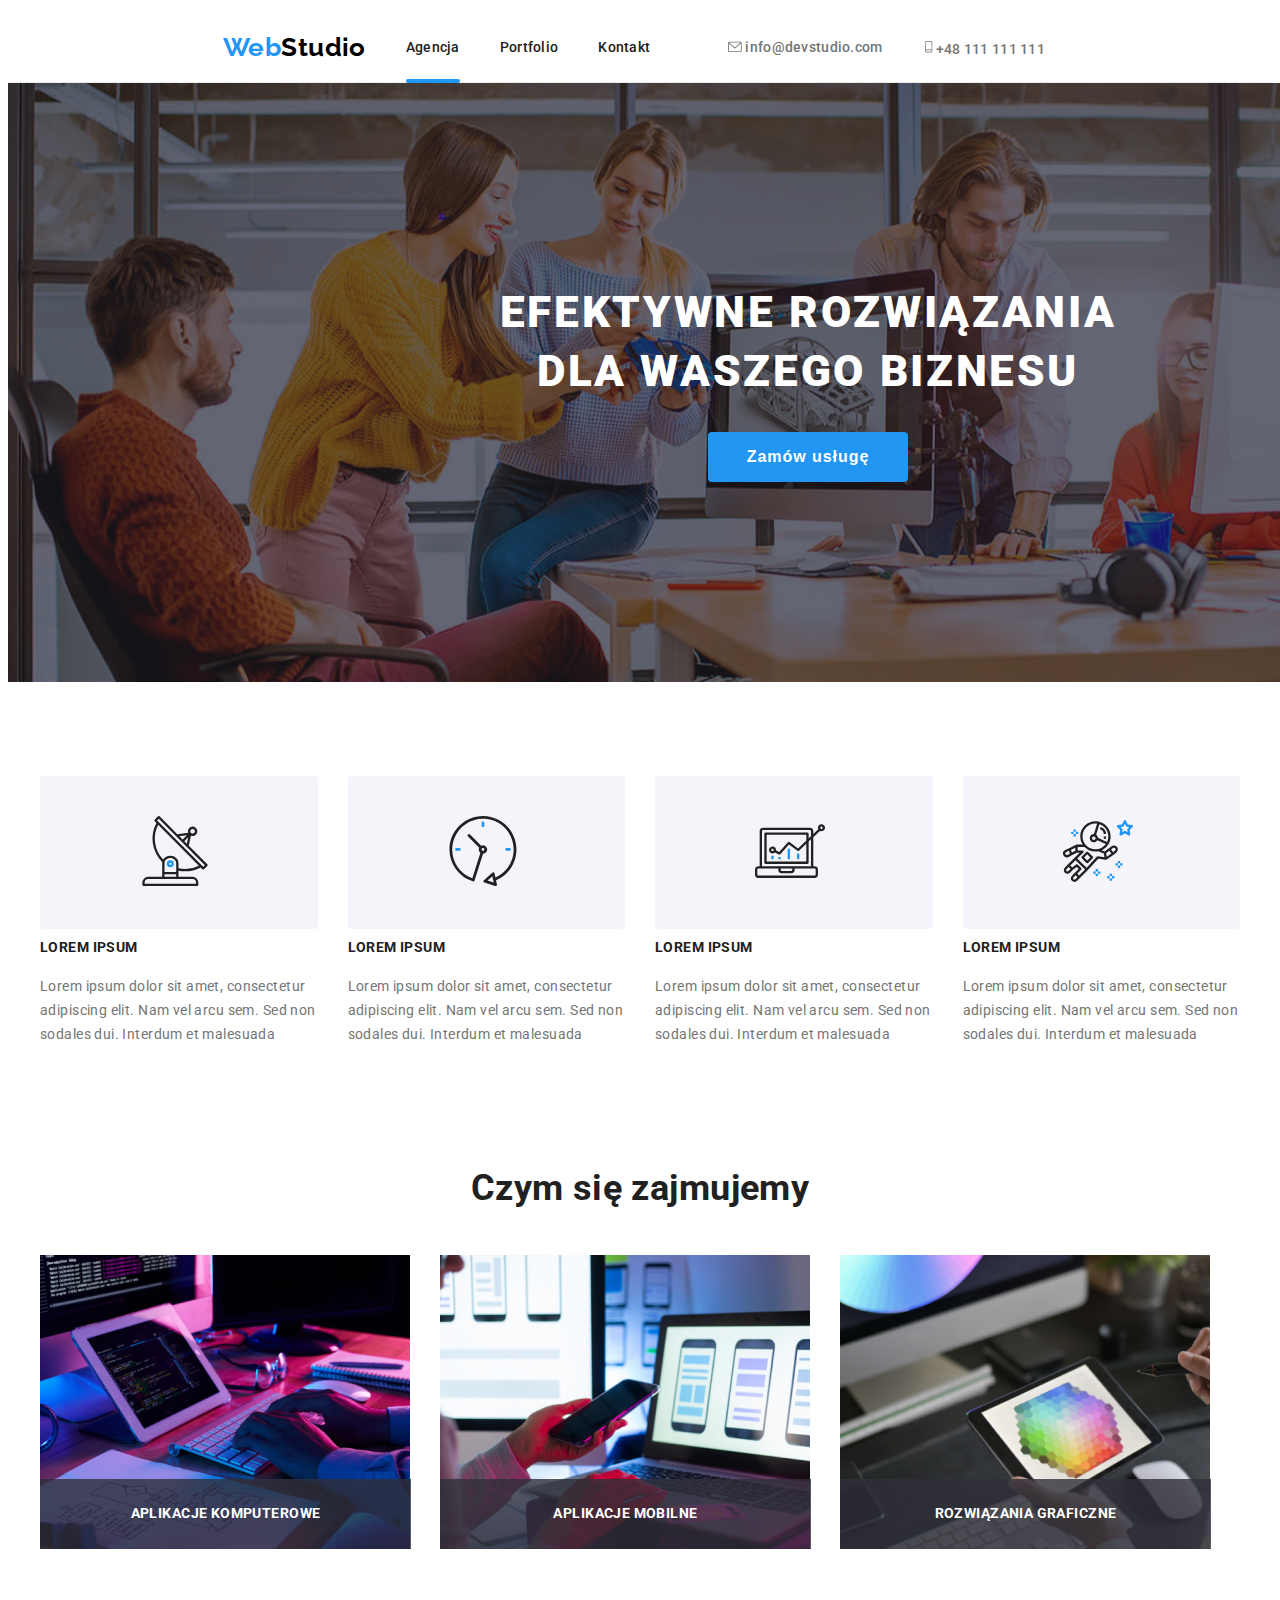
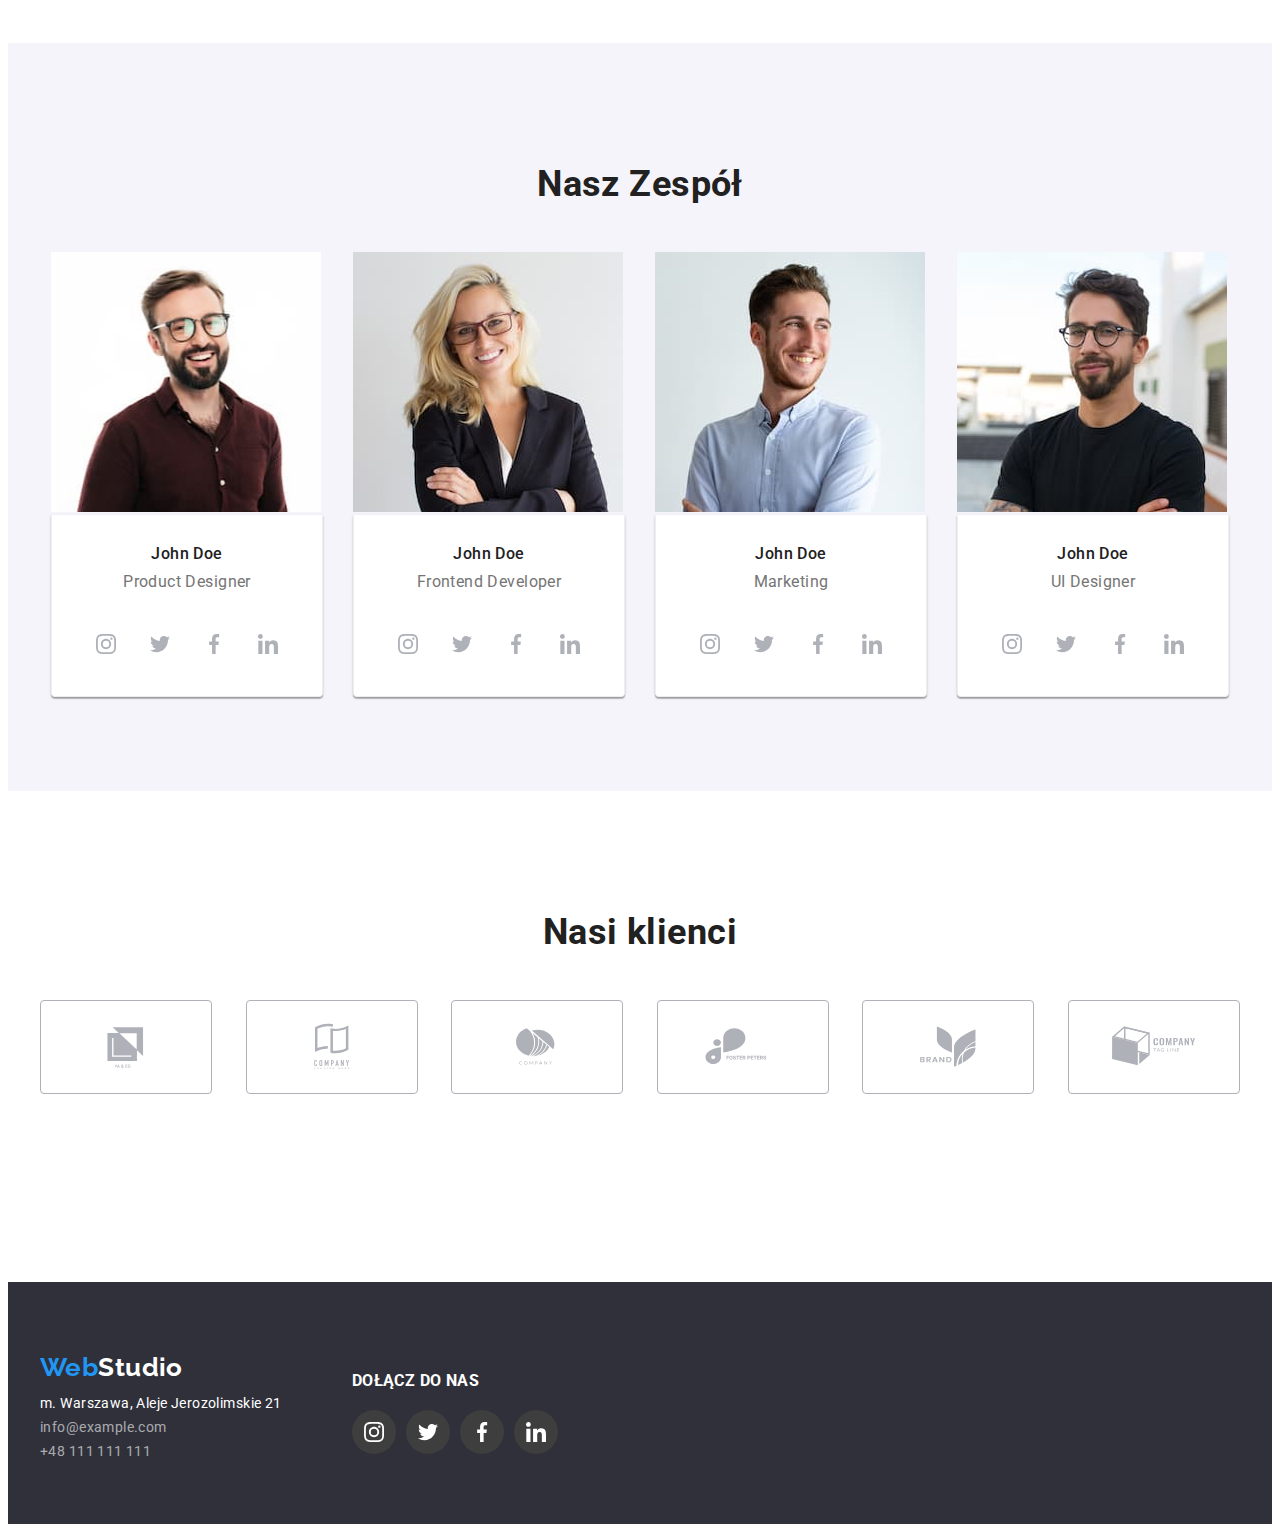
<file: index.html>
<!DOCTYPE html>
<html lang="pl">
  <head>
    <meta charset="UTF-8" />
    <meta http-equiv="X-UA-Compatible" content="IE=edge" />
    <meta name="viewport" content="width=device-width, initial-scale=1.0" />
    <title>WebStudio-main page</title>
    <link rel="preconnect" href="https://fonts.googleapis.com" />
    <link rel="preconnect" href="https://fonts.gstatic.com" crossorigin />
    <link
      href="https://fonts.googleapis.com/css2?family=Montserrat:wght@400;700&family=Raleway:wght@700&family=Roboto:wght@400;500;700;900&display=swap"
      rel="stylesheet"
    />
    <link rel="stylesheet" href="./css/styles.css" />
    <link
      rel="stylesheet"
      href="https://github.com/sindresorhus/modern-normalize.css"
    />
  </head>
  <body>
    <!--HEADER-->
     <header class="container">
      <!--navigation-->
      <div class="nav__container">
        <nav>
          <ul class="nav__list">
            <li>
              <a class="nav__logo" lang="en" href="index.html"
                ><span class="highlight">Web</span>Studio</a
              >
            </li>
            <li><a class="nav__link current" href="index.html">Agencja</a></li>
            <li><a class="nav__link" href="portfolio.html">Portfolio</a></li>
            <li><a class="nav__link" href="./kontakt.html">Kontakt</a></li>
          </ul>
        </nav>
        <!--address links-->
        <ul class="nav__list">
          <li class="contact__set">
            <a class="contact__link" href="mailto:info@devstudio.com"
              ><svg width="16" height="12">
                <use href="./images/icons.svg#icon-envelope"></use>
              </svg>
              info@devstudio.com</a>
          </li>
          <li class="contact__set">
            <a class="contact__link" href="tel:+48 111 111 111"
              ><svg height="16" width="10">
                <use href="./images/icons.svg#icon-smartphone"></use>
              </svg>
              +48 111 111 111
            </a>
          </li>
        </ul>
      </div>
    </header>
    <main>
      <!--HERO-->
      <section class="hero hero-background">
        <div class="container">
          <h1 class="title-hero">EFEKTYWNE ROZWIĄZANIA </br>DLA WASZEGO BIZNESU</h1>
          <button class="button-hero modal-btn" type="button" data-modal-open> Zamów usługę </button></div>
          </section>
      <!--Our Advantages SECTION-->
      <section class="section">
        <div class="container">
          <ul class="advantages__list">
            <li class="advantages__item">
            <div class="icon-background">
                <svg width="70">
                  <use href="./images/icons.svg#icon-antenna-1"></use>
                </svg></div>
              <h4 class="advantages__title">Lorem ipsum</h4>
              <p class="advantages__description">Lorem ipsum dolor sit amet, consectetur adipiscing elit. Nam vel
              arcu sem. Sed non sodales dui. Interdum et malesuada</p>
            </li>
            <li class="advantages__item">
          <div class="icon-background">
                <svg width="70">
                  <use href="./images/icons.svg#icon-clock-1"></use>
                </svg></div>
              <h4 class="advantages__title">Lorem ipsum</h4>
              <p class="advantages__description">Lorem ipsum dolor sit amet, consectetur adipiscing elit. Nam vel
              arcu sem. Sed non sodales dui. Interdum et malesuada</p>
            </li><li class="advantages__item">
          <div class="icon-background">
                <svg width="70">
                  <use href="./images/icons.svg#icon-diagram-1"></use>
                </svg></div>
              <h4 class="advantages__title">Lorem ipsum</h4>
              <p class="advantages__description" >Lorem ipsum dolor sit amet, consectetur adipiscing elit. Nam vel
              arcu sem. Sed non sodales dui. Interdum et malesuada</p>
            </li>
            <li class="advantages__item">
            <div class="icon-background">
                <svg width="70">
                  <use href="./images/icons.svg#icon-astronaut-1"></use>
                </svg></div>
              <h4 class="advantages__title">Lorem ipsum</h4>
              <p class="advantages__description" >Lorem ipsum dolor sit amet, consectetur adipiscing elit. Nam vel
              arcu sem. Sed non sodales dui. Interdum et malesuada</p>
            </li>
          </ul>
        </div>
        <!--WHAT WE DO SECTION-->
        <div class="section container">
          <h2 class="section-title">Czym się zajmujemy</h2>
          <ul class="we-do__list">
            <li class="we-do__item">
              <img
                class="we-do__image"
                src="images/we-do1.jpg"
                alt="picture of a computer"
                width="370"
                height="294"
              />
              <div class="we-do__overlay">
                <p class="we-do__description">aplikacje komputerowe</p>
              </div>
            </li>
            <li class="we-do__item">
              <img
                class="we-do__image"
                src="images/we-do2.jpg"
                alt="picture of a smartphone"
                width="370"
                height="294"
              />
              <div class="we-do__overlay">
                <p class="we-do__description">aplikacje mobilne</p>
              </div>
            </li>
            <li class="we-do__item">
              <img
                class="we-do__image"
                src="images/we-do3.jpg"
                alt="picture of a tablet"
                width="370"
                height="294"
              />
              <div class="we-do__overlay">
                <p class="we-do__description">rozwiązania graficzne</p>
              </div>
            </li>
          </ul>
        </div>
      <!--Our team-->
      <section class="section container-team">
        <div class="container">
          <h2 class="section-title">Nasz Zespół</h2>
          <ul class="box-team">
            <li class="team-list">
              <figure class="img-team">
                <img
                  src="images/team1.jpg"
                  alt="picture of John Doe"
                  width="270"
                  height="260"
                />
                <figcaption class="card-team">
                  <h3 class="team-title">John Doe</h3>
                  <p class="team-description" lang="en">Product Designer</p>
                  <ul class="social-icons">
                    <li>
                      <a href="#">
                        <svg width="20px" height="20px" class="icon-class">
                          <use
                            href="./images/icons.svg#icon-instagram-2"
                          ></use>
                        </svg>
                      </a>
                    </li>
                    <li>
                      <a href="#">
                        <svg width="20px" height="20px" class="icon-class">
                          <use
                            href="./images/icons.svg#icon-twitter-1"
                          ></use>
                        </svg>
                      </a>
                    </li>
                    <li>
                      <a href="#">
                        <svg width="20px" height="20px" class="icon-class">
                          <use
                            href="./images/icons.svg#icon-facebook-1"
                          ></use>
                        </svg>
                      </a>
                    </li>
                    <li>
                      <a href="#">
                        <svg width="20px" height="20px" class="icon-class">
                          <use
                            href="./images/icons.svg#icon-linkedin-1"
                          ></use>
                        </svg>
                      </a>
                    </li>
                  </ul>
                </figcaption>
              </figure>
            </li>
            <li class="team-list">
              <figure>
                <img
                  src="images/team2.jpg"
                  alt="picture of John Doe"
                  width="270"
                  height="260"
                />
                <figcaption class="card-team">
                  <h3 class="team-title">John Doe</h3>
                  <p class="team-description" lang="en">Frontend Developer</p>
                  <ul class="social-icons">
                    <li>
                      <a href="#">
                        <svg width="20px" height="20px" class="icon-class">
                          <use
                            href="./images/icons.svg#icon-instagram-2"
                          ></use>
                        </svg>
                      </a>
                    </li>
                    <li>
                      <a href="#">
                        <svg width="20px" height="20px" class="icon-class">
                          <use
                            href="./images/icons.svg#icon-twitter-1"
                          ></use>
                        </svg>
                      </a>
                    </li>
                    <li>
                      <a href="#">
                        <svg width="20px" height="20px" class="icon-class">
                          <use
                            href="./images/icons.svg#icon-facebook-1"
                          ></use>
                        </svg>
                      </a>
                    </li>
                    <li>
                      <a href="#">
                        <svg width="20px" height="20px" class="icon-class">
                          <use
                            href="./images/icons.svg#icon-linkedin-1"
                          ></use>
                        </svg>
                      </a>
                    </li>
                  </ul>
                </figcaption>
              </figure>
            </li>
            <li class="team-list">
              <figure>
                <img
                  src="images/team3.jpg"
                  alt="picture of John Doe"
                  width="270"
                  height="260"
                />
                <figcaption class="card-team">
                  <h3 class="team-title">John Doe</h3>
                  <p class="team-description" lang="en">Marketing</p>
                  <ul class="social-icons">
                    <li>
                      <a href="#">
                        <svg width="20px" height="20px" class="icon-class">
                          <use
                            href="./images/icons.svg#icon-instagram-2"
                          ></use>
                        </svg>
                      </a>
                    </li>
                    <li>
                      <a href="#">
                        <svg width="20px" height="20px" class="icon-class">
                          <use
                            href="./images/icons.svg#icon-twitter-1"
                          ></use>
                        </svg>
                      </a>
                    </li>
                    <li>
                      <a href="#">
                        <svg width="20px" height="20px" class="icon-class">
                          <use
                            href="./images/icons.svg#icon-facebook-1"
                          ></use>
                        </svg>
                      </a>
                    </li>
                    <li>
                      <a href="#">
                        <svg width="20px" height="20px" class="icon-class">
                          <use
                            href="./images/icons.svg#icon-linkedin-1"
                          ></use>
                        </svg>
                      </a>
                    </li>
                  </ul>
                </figcaption>
              </figure>
            </li>
            <li class="team-list">
              <figure>
                <img
                  src="images/team4.jpg"
                  alt="picture of John Doe"
                  width="270"
                  height="260"
                />
                <figcaption class="card-team">
                  <h3 class="team-title">John Doe</h3>
                  <p class="team-description" lang="en">UI Designer</p>
                  <ul class="social-icons">
                    <li>
                      <a href="#">
                        <svg width="20px" height="20px" class="icon-class">
                          <use
                            href="./images/icons.svg#icon-instagram-2"
                          ></use>
                        </svg>
                      </a>
                    </li>
                    <li>
                      <a href="#">
                        <svg width="20px" height="20px" class="icon-class">
                          <use
                            href="./images/icons.svg#icon-twitter-1"
                          ></use>
                        </svg>
                      </a>
                    </li>
                    <li>
                      <a href="#">
                        <svg width="20px" height="20px" class="icon-class">
                          <use
                            href="./images/icons.svg#icon-facebook-1"
                          ></use>
                        </svg>
                      </a>
                    </li>
                    <li>
                      <a href="#">
                        <svg width="20px" height="20px" class="icon-class">
                          <use
                            href="./images/icons.svg#icon-linkedin-1"
                          ></use>
                        </svg>
                      </a>
                    </li>
                  </ul>
                </figcaption>
              </figure>
            </li>
          </ul>
        </div>
      </section>
      <!--Our Clients SECTION-->
      <section class="section">
        <div class="container">
          <div class="clients">
            <h2 class="section-title">Nasi klienci</h2>
            <ul class="clients-list">
              <li class="clients-list-item">
                <a href="#">
                  <svg
                    width="106"
                    height="60"
                    viewBox="0 0 100 50"
                    class="clients-icon-class"
                  >
                    <use href="./images/icons.svg#icon-Logo"></use>
                  </svg>
                </a>
              </li>
              <li class="clients-list-item">
                <a href="#">
                  <svg
                    width="106"
                    height="60"
                    viewBox="0 0 100 50"
                    class="clients-icon-class"
                  >
                    <use href="./images/icons.svg#icon-Logo-1"></use>
                  </svg>
                </a>
              </li>
              <li class="clients-list-item">
                <a href="#">
                  <svg
                    width="106"
                    height="60"
                    viewBox="0 0 100 50"
                    class="clients-icon-class"
                  >
                    <use href="./images/icons.svg#icon-Logo-2"></use>
                  </svg>
                </a>
              </li>
              <li class="clients-list-item">
                <a href="#">
                  <svg
                    width="106"
                    height="60"
                    viewBox="0 0 100 50"
                    class="clients-icon-class"
                  >
                    <use href="./images/icons.svg#icon-Logo-3"></use>
                  </svg>
                </a>
              </li>
              <li class="clients-list-item">
                <a href="#">
                  <svg
                    width="106"
                    height="60"
                    viewBox="0 0 100 50"
                    class="clients-icon-class"
                  >
                    <use href="./images/icons.svg#icon-Logo-4"></use>
                  </svg>
                </a>
              </li>
              <li class="clients-list-item">
                <a href="#">
                  <svg
                    width="106"
                    height="60"
                    viewBox="0 0 100 50"
                    class="clients-icon-class"
                  >
                    <use href="./images/icons.svg#icon-Logo-5"></use>
                  </svg>
                </a>
              </li>
            </ul>
          </div>
        </div>
      </section>
    </main>
    <!--footer-->
    <footer class="footer-container"> 
      <div class="container">
      <div class="footer-flex">
        <div class="footer-box-address">
          <a class="footer-logo" lang="en" href="./index.html"
            ><span class="highlight">Web</span>Studio</a
          >
        <address>
          <ul>
            <li>
              <a
                class="footer-link footer-address"
                href="https://goo.gl/maps/8ydLcW47Usqxv79E8"
                target="_blank"
              >
                m. Warszawa, Aleje Jerozolimskie 21</a
              >
            </li>
            <li>
              <a class="footer-link" href="mailto:info@example.com">
                info@example.com</a
              >
            </li>
            <li>
              <a class="footer-link" href="tel:+48111111111">
                +48 111 111 111</a
              >
            </li>
          </ul>
        </address>
      </div>
        <div class="footer-join">
          <h3 class="join-title">dołącz do nas</h3>
          <ul class="social-icons-footer">
            <li class="list-icons-footer">
              <a href="#">
                <svg width="20px" height="20px" fill="ffffff" class="icon-class">
                  <use href="./images/icons.svg#icon-instagram-2"></use>
                </svg>
              </a>
            </li>
            <li class="list-icons-footer">
              <a href="#">
                <svg width="20px" height="20px" fill="ffffff" class="icon-class">
                  <use href="./images/icons.svg#icon-twitter-1"></use>
                </svg>
              </a>
            </li>
            <li class="list-icons-footer">
              <a href="#">
                <svg width="20px" height="20px" fill="ffffff" class="icon-class">
                  <use href="./images/icons.svg#icon-facebook-1"></use>
                </svg>
              </a>
            </li>
            <li class="list-icons-footer">
              <a href="#">
                <svg width="20px" height="20px" fill="#ffffff" class="icon-class">
                  <use href="./images/icons.svg#icon-linkedin-1"></use>
                </svg>
              </a>
            </li>
          </ul>
    </div>
      </div>
    </footer>
    <div class="backdrop is-hidden" data-modal>
      <div class="modal">
        <button type="button" class="close-btn" data-modal-close> X </button></div>
  </div>
    <script src="./modal.js"></script>
  </body>
</html>
</file>
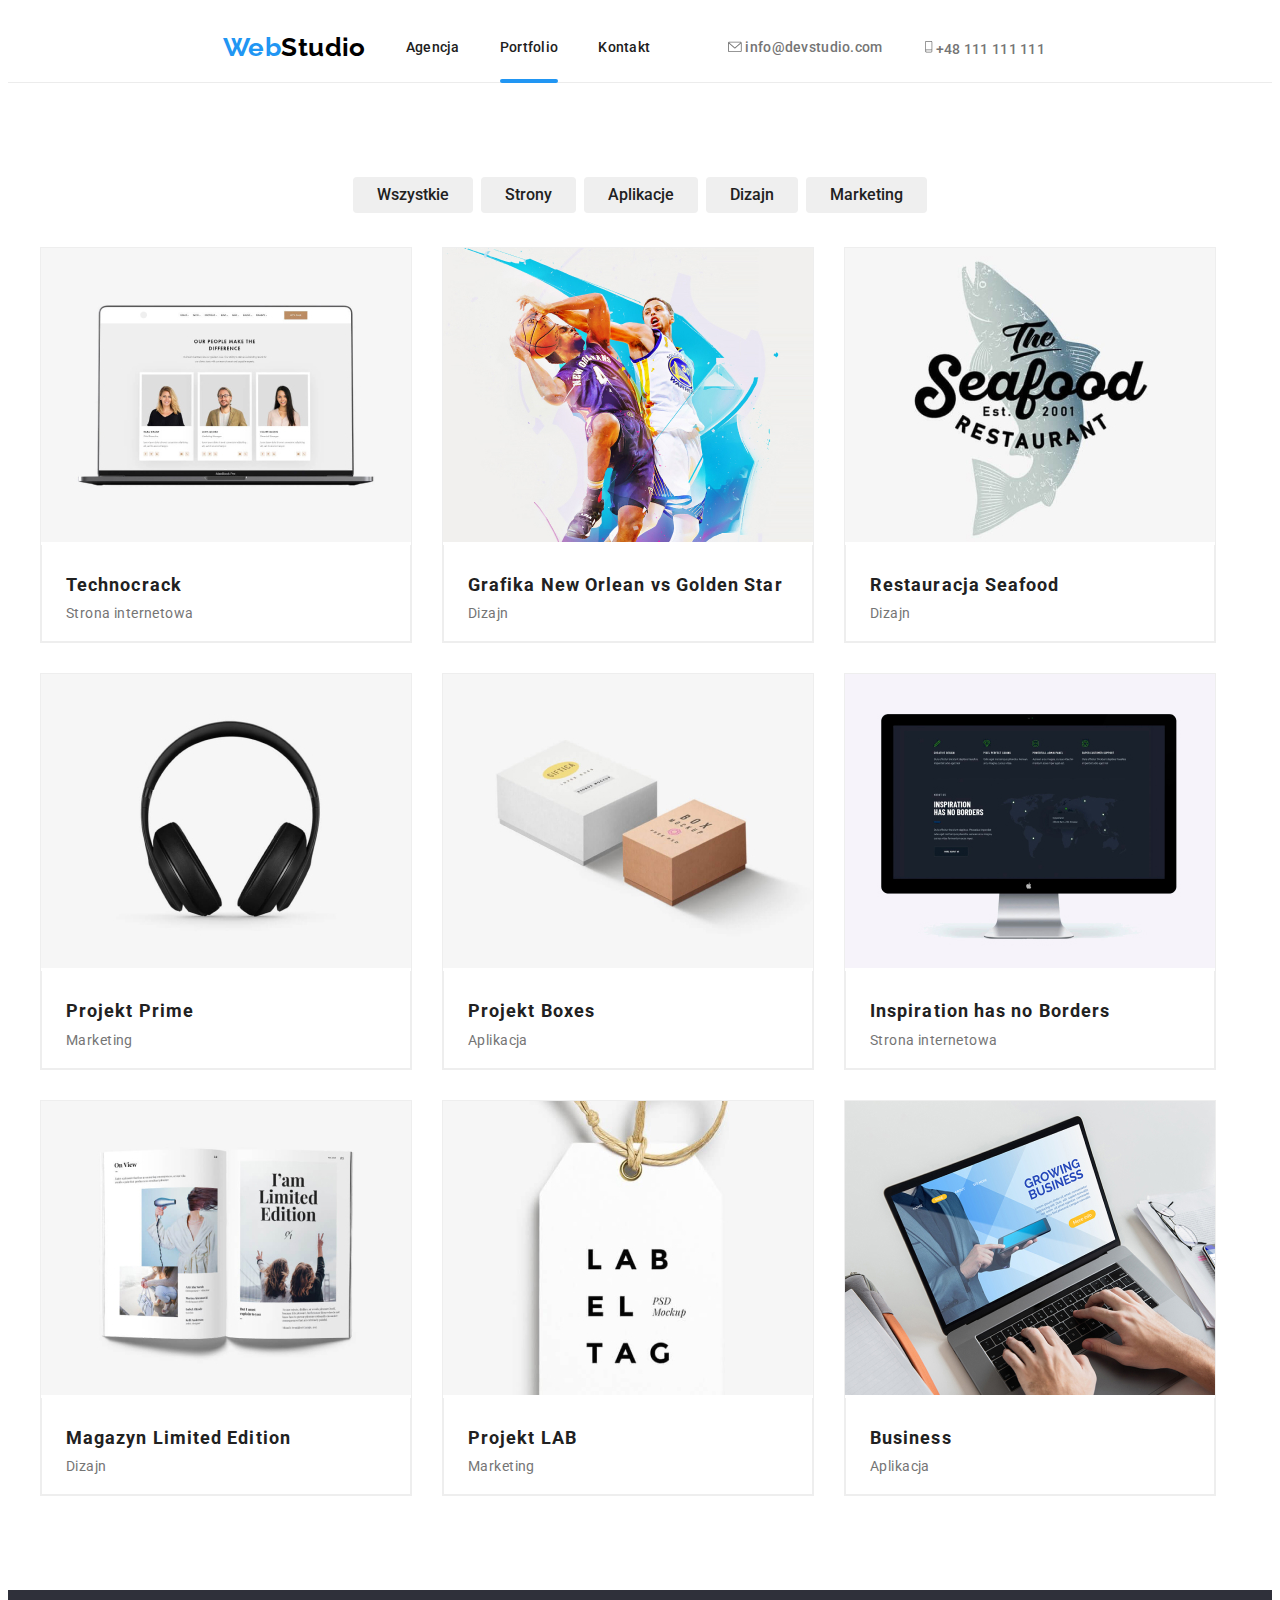
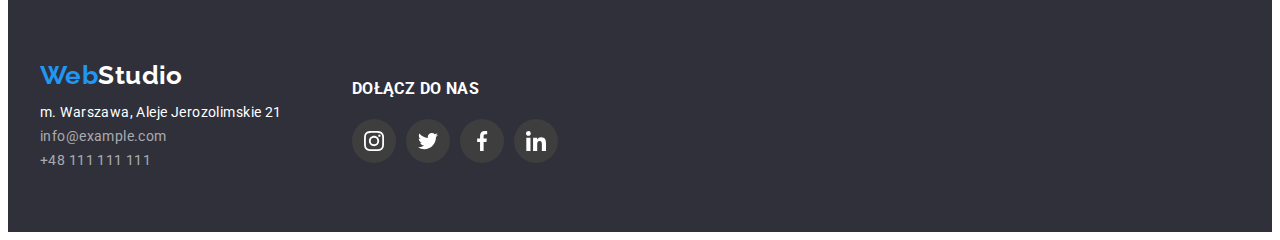
<file: portfolio.html>
<!DOCTYPE html>
<html lang="pl">
  <head>
    <meta charset="UTF-8" />
    <meta http-equiv="X-UA-Compatible" content="IE=edge" />
    <meta name="viewport" content="width=device-width, initial-scale=1.0" />
    <title>Portfolio</title>
    <link rel="preconnect" href="https://fonts.googleapis.com" />
    <link rel="preconnect" href="https://fonts.gstatic.com" crossorigin />
    <link
      href="https://fonts.googleapis.com/css2?family=Montserrat:wght@400;700&family=Raleway:wght@700&family=Roboto:wght@400;500;700;900&display=swap"
      rel="stylesheet"
    />
    <link rel="stylesheet" href="./css/styles.css" />
    <link
      rel="stylesheet"
      href="https://github.com/sindresorhus/modern-normalize.css"
    />
  </head>
  <body>
    <!--HEADER-->
     <header class="container">
      <!--navigation-->
      <div class="nav__container">
        <nav>
          <ul class="nav__list">
            <li>
              <a class="nav__logo" lang="en" href="index.html"
                ><span class="highlight">Web</span>Studio</a
              >
            </li>
            <li><a class="nav__link" href="index.html">Agencja</a></li>
            <li><a class="nav__link current" href="portfolio.html">Portfolio</a></li>
            <li><a class="nav__link" href="./kontakt.html">Kontakt</a></li>
          </ul>
        </nav>
        <!--address links-->
        <ul class="nav__list">
          <li class="contact__set">
            <a class="contact__link" href="mailto:info@devstudio.com"
              ><svg width="16" height="12">
                <use href="./images/icons.svg#icon-envelope"></use>
              </svg>
              info@devstudio.com</a>
          </li>
          <li class="contact__set">
            <a class="contact__link" href="tel:+48 111 111 111"
              ><svg height="16" width="10">
                <use href="./images/icons.svg#icon-smartphone"></use>
              </svg>
              +48 111 111 111
            </a>
          </li>
        </ul>
      </div>
    </header>
    <!--portfolio buttons-->
    <main class="section">
      <div class="container">
        <ul class="buttons-list">
          <li>
            <button class="button-portfolio" type="button">Wszystkie</button>
          </li>
          <li>
            <button class="button-portfolio" type="button">Strony</button>
          </li>
          <li>
            <button class="button-portfolio" type="button">Aplikacje</button>
          </li>
          <li>
            <button class="button-portfolio" type="button">Dizajn</button>
          </li>
          <li>
            <button class="button-portfolio" type="button">Marketing</button>
          </li>
        </ul>
      </div>
      <!--tiles portfolio-->
      <div class="container">
        <ul class="images__list">
          <li class="images__item">
            <figure>
              <img
                src="images/portfolio/img-portfolio1.jpg"
                alt="picture of www page"
                width="370"
              />
              <div class="images__overlay">
                <p>
                  Technocrack jest popularną platformą wykorzystywaną do rozpowszechniania koronawirusa. 
                  Firmy wykorzystują tę platformę do celów szpiegowskich i ataków na niezabezpieczone serwery konkurencji.
                </p>
              </div>
              <figcaption class="images__underside">
                <h3 class="images__title">Technocrack</h3>
                <p class="images__description">Strona internetowa</p>
              </figcaption>
            </figure>
          </li>
          <li class="images__item">
            <figure>
              <img
                src="images/portfolio/img-portfolio2.jpg"
                alt="picture of basketball players"
                width="370"
              />
              <div class="images__overlay">
                <p>
                  Technocrack jest popularną platformą wykorzystywaną do rozpowszechniania koronawirusa. 
                  Firmy wykorzystują tę platformę do celów szpiegowskich i ataków na niezabezpieczone serwery konkurencji.
                </p>
            </div>
              <figcaption class="images__underside">
                <h3 class="images__title">
                  Grafika New Orlean vs Golden Star
                </h3>
                <p class="images__description">Dizajn</p>
              </figcaption>
            </figure>
          </li>
          <li class="images__item">
            <figure>
              <img
                src="images/portfolio/img-portfolio3.jpg"
                alt="logo of the Reastaurant Seafood"
                width="370"
              />
              <div class="images__overlay">
                <p>
                  Technocrack jest popularną platformą wykorzystywaną do rozpowszechniania koronawirusa. 
                  Firmy wykorzystują tę platformę do celów szpiegowskich i ataków na niezabezpieczone serwery konkurencji.
                </p>
            </div>
              <figcaption class="images__underside">
                <h3 class="images__title">Restauracja Seafood</h3>
                <p class="images__description">Dizajn</p>
              </figcaption>
            </figure>
          </li>
          <li class="images__item">
            <figure>
              <img
                src="images/portfolio/img-portfolio4.jpg"
                alt="picture of headphones"
                width="370"
              /> <div class="images__overlay">
                <p>
                  Technocrack jest popularną platformą wykorzystywaną do rozpowszechniania koronawirusa. 
                  Firmy wykorzystują tę platformę do celów szpiegowskich i ataków na niezabezpieczone serwery konkurencji.
                </p>
            </div>
              <figcaption class="images__underside">
                <h3 class="images__title">Projekt Prime</h3>
                <p class="images__description">Marketing</p>
              </figcaption>
            </figure>
          </li>
          <li class="images__item">
            <figure>
              <img
                src="images/portfolio/img-portfolio5.jpg"
                alt="picture of two boxes"
                width="370"
              /> <div class="images__overlay">
                <p>
                  Technocrack jest popularną platformą wykorzystywaną do rozpowszechniania koronawirusa. 
                  Firmy wykorzystują tę platformę do celów szpiegowskich i ataków na niezabezpieczone serwery konkurencji.
                </p>
            </div>
              <figcaption class="images__underside">
                <h3 class="images__title">Projekt Boxes</h3>
                <p class="images__description">Aplikacja</p>
              </figcaption>
            </figure>
          </li>
          <li class="images__item">
            <figure>
              <img
                src="images/portfolio/img-portfolio6.jpg"
                alt="picture of www page"
                width="370"
              /> <div class="images__overlay">
                <p>
                  Technocrack jest popularną platformą wykorzystywaną do rozpowszechniania koronawirusa. 
                  Firmy wykorzystują tę platformę do celów szpiegowskich i ataków na niezabezpieczone serwery konkurencji.
                </p>
            </div>
              <figcaption class="images__underside">
                <h3 class="images__title">Inspiration has no Borders</h3>
                <p class="images__description">Strona internetowa</p>
              </figcaption>
            </figure>
          </li>
          <li class="images__item">
            <figure>
              <img
                src="images/portfolio/img-portfolio7.jpg"
                alt="picture of magazine"
                width="370"
              /> <div class="images__overlay">
                <p>
                  Technocrack jest popularną platformą wykorzystywaną do rozpowszechniania koronawirusa. 
                  Firmy wykorzystują tę platformę do celów szpiegowskich i ataków na niezabezpieczone serwery konkurencji.
                </p>
            </div>
              <figcaption class="images__underside">
                <h3 class="images__title">Magazyn Limited Edition</h3>
                <p class="images__description">Dizajn</p>
              </figcaption>
            </figure>
          </li>
          <li class="images__item">
            <figure>
              <img
                src="images/portfolio/img-portfolio8.jpg"
                alt="picture of company label"
                width="370"
              /> <div class="images__overlay">
                <p>
                  Technocrack jest popularną platformą wykorzystywaną do rozpowszechniania koronawirusa. 
                  Firmy wykorzystują tę platformę do celów szpiegowskich i ataków na niezabezpieczone serwery konkurencji.
                </p>
            </div>
              <figcaption class="images__underside">
                <h3 class="images__title">Projekt LAB</h3>
                <p class="images__description">Marketing</p>
              </figcaption>
            </figure>
          </li>
          <li class="images__item">
            <figure>
              <img
                src="images/portfolio/img-portfolio9.jpg"
                alt="picture of laptop"
                width="370"
              /> <div class="images__overlay">
                <p>
                  Technocrack jest popularną platformą wykorzystywaną do rozpowszechniania koronawirusa. 
                  Firmy wykorzystują tę platformę do celów szpiegowskich i ataków na niezabezpieczone serwery konkurencji.
                </p>
            </div>
              <figcaption class="images__underside">
                <h3 class="images__title">Business</h3>
                <p class="images__description">Aplikacja</p>
              </figcaption>
            </figure>
          </li>
        </ul>
      </div>
    </main>
    <!--footer-->
    <footer class="footer-container"> 
      <div class="container">
      <div class="footer-flex">
        <div class="footer-box-address">
          <a class="footer-logo" lang="en" href="./index.html"
            ><span class="highlight">Web</span>Studio</a
          >
        <address>
          <ul>
            <li>
              <a
                class="footer-link footer-address"
                href="https://goo.gl/maps/8ydLcW47Usqxv79E8"
                target="_blank"
              >
                m. Warszawa, Aleje Jerozolimskie 21</a
              >
            </li>
            <li>
              <a class="footer-link" href="mailto:info@example.com">
                info@example.com</a
              >
            </li>
            <li>
              <a class="footer-link" href="tel:+48111111111">
                +48 111 111 111</a
              >
            </li>
          </ul>
        </address>
      </div>
        <div class="footer-join">
          <h3 class="join-title">dołącz do nas</h3>
          <ul class="social-icons-footer">
            <li class="list-icons-footer">
              <a href="#">
                <svg width="20px" height="20px" fill="ffffff" class="icon-class">
                  <use href="./images/icons.svg#icon-instagram-2"></use>
                </svg>
              </a>
            </li>
            <li class="list-icons-footer">
              <a href="#">
                <svg width="20px" height="20px" fill="ffffff" class="icon-class">
                  <use href="./images/icons.svg#icon-twitter-1"></use>
                </svg>
              </a>
            </li>
            <li class="list-icons-footer">
              <a href="#">
                <svg width="20px" height="20px" fill="ffffff" class="icon-class">
                  <use href="./images/icons.svg#icon-facebook-1"></use>
                </svg>
              </a>
            </li>
            <li class="list-icons-footer">
              <a href="#">
                <svg width="20px" height="20px" fill="#ffffff" class="icon-class">
                  <use href="./images/icons.svg#icon-linkedin-1"></use>
                </svg>
              </a>
            </li>
          </ul>
        </div>
    </div>
    </footer>
</file>
<file: css/styles.css>
body {
  font-family: "Roboto", sans-serif;
  /*background: #e5e5e5;*/
  color: #757575;
  font-size: 14px;
  font-weight: 400;
  text-decoration: none;
  letter-spacing: 0.03em;
  font-style: normal;
}
figure {
  margin: 0;
}
h1,
h2,
h3,
h4,
p,
ul,
li {
  margin: 0;
  padding: 0;
  list-style: none;
}

:root {
  --brand-color: #757575;
  --background-color: #2f303a;
  --blue-color: #2196f3;
  --brand-black: #212121;
  --white-color: #ffffff;
}
/*header*/

header {
  padding: 15px 227px 10px 215px;
  color: var(--brand-black);
  border-bottom: solid 1px #ececec;
  background-color: var(--white-color);
  max-width: 1600px;
}
.nav__container {
  display: flex;
  align-items: center;
}

.nav__logo {
  font-family: "Raleway";
  font-weight: 700;
  font-size: 26px;
  line-height: 1.875;
  color: #000000;
  text-decoration: none;
}
/*navigation*/

.nav__list {
  gap: 40px;
  display: flex;
  align-items: center;
  margin-left: auto;
  transition-property: color;
  transition-duration: 250ms;
  transition-timing-function: cubic-bezier(0.4, 0, 0.2, 1);
}
.current {
  color: var(--blue-color);
}
.nav__link.current::after {
  content: "";
  position: absolute;
  left: 0;
  bottom: 0;
  display: block;
  width: 100%;
  height: 4px;
  background-color: var(--blue-color);
  border-radius: 2px;
}

.nav__link {
  position: relative;
  color: var(--brand-black);
  font-weight: 500;
  line-height: 1.5;
  padding-top: 24px;
  padding-bottom: 28px;
  letter-spacing: 0.02em;
  cursor: pointer;
  text-decoration: none;
  transition-property: color;
  transition-duration: 250ms;
  transition-timing-function: cubic-bezier(0.4, 0, 0.2, 1);
}

.nav__link:focus,
.nav__link:hover {
  color: var(--blue-color);
  transform: scale(1.1);
}
.nav__link:active {
  color: var(--blue-color);
}
.contact__link:focus,
.contact__link:hover {
  color: var(--blue-color);
  transform: scale(1.1);
}
.contact__link:active {
  color: var(--blue-color);
}
.contact__link {
  color: var(--brand-color);
  font-weight: 500;
  letter-spacing: 0.02em;
  cursor: pointer;
  text-decoration: none;
  transition-property: color;
  transition-duration: 250ms;
  transition-timing-function: cubic-bezier(0.4, 0, 0.2, 1);
}

.contact__set {
  fill: #757575;
  transition-property: color;
  transition-duration: 250ms;
  transition-timing-function: cubic-bezier(0.4, 0, 0.2, 1);
}
.contact__set:hover,
.contact__set:focus {
  fill: var(--blue-color);
  cursor: pointer;
}
.contact__set:active {
  fill: var(--blue-color);
  cursor: pointer;
}

/*hero*/

.hero {
  text-align: center;
  justify-content: center;
  text-shadow: (0px 4px 4px rgba(0, 0, 0, 0.25));
  padding: 200px 0px 200px 0px;
  width: 1600px;
  margin: auto;
}
.hero-background {
  background-image: linear-gradient(
      rgba(47, 48, 58, 0.4),
      rgba(47, 48, 58, 0.4)
    ),
    url(../images/hero.jpg);
  background-size: cover;
  background-repeat: no-repeat;
  background-position: center;
}
.button-hero {
  padding-top: 10px;
  padding-bottom: 10px;
  width: 200px;
  border-radius: 4px;
  border: transparent;
  background-color: var(--blue-color);
  cursor: pointer;
  font-size: 16px;
  font-weight: 700;
  line-height: 1.875;
  letter-spacing: 0.06em;
  text-align: center;
  color: var(--white-color);
  align-items: center;
  margin-top: 30px;
  transition-property: color;
  transition-duration: 250ms;
  transition-timing-function: cubic-bezier(0.4, 0, 0.2, 1);
}
.button-hero:hover,
.button-hero:focus {
  background-color: var(--blue-color);
  transform: scale(1.05);
}
.title-hero {
  font-size: 44px;
  font-weight: 900;
  line-height: 1.35;
  letter-spacing: 0.06em;
  text-align: center;
  color: var(--white-color);
  text-transform: uppercase;
}
.backdrop {
  position: fixed;
  left: 0;
  top: 0;
  width: 100%;
  height: 100%;
  background-color: rgba(0, 0, 0, 0.2);
  /*
  transition-property: opacity, visibility;
  transition-timing-function: cubic-bezier(0.4, 0, 0.2, 1);
  transition-duration: 250ms;*/
}

.is-hidden {
  opacity: 0;
  pointer-events: none;
  visibility: hidden;
}
.close-btn {
  position: absolute;
  width: 30px;
  height: 30px;
  right: 8px;
  top: 8px;
  border: 1px solid rgba(0, 0, 0, 0.1);
  border-radius: 50%;
  cursor: pointer;
  background-color: #ffffff;
}
.modal {
  position: absolute;
  left: 50%;
  top: 50%;
  /*transition-property: visibility, opacity, transform;
  transition: cubic-bezier(0.4, 0, 0.2, 1) 250ms;*/
  transform: translateX(-50%) translateY(-50%) scale(1);
  box-shadow: 0px 1px 3px rgba(0, 0, 0, 0.12), 0px 1px 1px rgba(0, 0, 0, 0.14),
    0px 2px 1px rgba(0, 0, 0, 0.2);
  width: 528px;
  min-height: 581px;
  background-color: #ffffff;
  border-radius: 4px;
}

.section-title {
  font-size: 36px;
  font-weight: 700;
  line-height: 2.625;
  text-align: center;
  color: var(--brand-black);
  margin-bottom: 20px;
}
/*Our Advantages SECTION*/
.advantages__list {
  display: flex;
  justify-content: space-between;
  gap: 30px;
}
.advantages__item {
  flex-basis: calc((100% - 90px) / 4);
}
.icon-background {
  background-color: #f5f4fa;
  border-radius: 4px;
  padding: 0px 100px;
}
.advantages__title {
  font-weight: 700;
  text-align: left;
  line-height: 2.625;
  text-transform: uppercase;
  color: var(--brand-black);
  margin-bottom: 10px;
}
.advantages__description {
  line-height: 1.7;
  text-align: left;
}

/*What We Do SECTION*/
.we-do__list {
  display: flex;
  gap: 30px;
}
.we-do__item {
  position: relative;
  width: 370px;
}
.we-do__overlay {
  position: absolute;
  background-color: rgba(47, 48, 58, 0.8);
  bottom: 0;
  width: 317px;
  padding: 27px;
  flex-basis: calc((100% - 60px) / 3);
}
.we-do__image {
  display: block;
}
.we-do__description {
  line-height: 1.14;
  text-transform: uppercase;
  text-align: center;
  color: var(--white-color);
  font-family: Roboto;
  font-weight: 700;
}

/*Our Team Section*/

.team-title {
  font-size: 16px;
  font-weight: 500;
  line-height: 1.175;
  color: var(--brand-black);
  padding-top: 30px;
  margin-bottom: 10px;
}
.team-description {
  font-size: 16px;
  line-height: 1.175;
  margin-bottom: 30px;
}
.card-team {
  border: 1px solid #eeeeee;
  border-width: 0 1px 1px;
  width: 270px;
  text-align: center;
  box-shadow: 0px 1px 3px rgba(0, 0, 0, 0.12), 0px 1px 1px rgba(0, 0, 0, 0.14),
    0px 2px 1px rgba(0, 0, 0, 0.2);
  border-radius: 0px 0px 4px 4px;
  background: #ffffffff;
  padding-bottom: 30px;
}
.icon-class {
  display: block;
}
.social-icons {
  display: flex;
  justify-content: center;
  flex-wrap: wrap;
  gap: 10px;
  margin-top: 16px;
  fill: #afb1b8;
  transition-property: color;
  transition-duration: 250ms;
  transition-timing-function: cubic-bezier(0.4, 0, 0.2, 1);
}
.social-icons > li,
.social-icons-footer > li {
  padding: 12px 12px;
  border-radius: 50%;
}
.social-icons li:hover,
.social-icons li:focus,
.social-icons:active {
  background-color: var(--blue-color);
  fill: #ffffff;
  cursor: pointer;
}
.box {
  display: flex;
  gap: 30px;
  justify-content: center;
}
.container-team {
  background-color: #f5f4fa;
}
.box-team {
  display: flex;
  flex-direction: row;
  justify-content: center;
  gap: 30px;
}
/* Out Clients SECTION */

.clients {
  text-align: center;
}

.clients-list {
  display: flex;
  justify-content: space-between;
}
.clients-list-item {
  width: 170px;
  height: 92px;
  border: solid 1px;
  border-color: #afb1b8;
  border-radius: 4px;
  transition-property: color;
  transition-duration: 250ms;
  transition-timing-function: cubic-bezier(0.4, 0, 0.2, 1);
}
.clients-list-item:hover,
.clients-list-item:focus {
  border-color: var(--blue-color);
  fill: var(--blue-color);
  transition-property: color;
  transition-duration: 250ms;
  transition-timing-function: cubic-bezier(0.4, 0, 0.2, 1);
}
.clients-icon-class {
  fill: #afb1b8;
  margin: 16px 32px;
}

/*FOOTER*/
.footer-container {
  background-color: var(--background-color);
  color: var(--white-color);
  padding: 60px 0px 60px 0px;
}

.footer-logo {
  color: var(--white-color);
  font-family: "Raleway";
  font-size: 26px;
  font-weight: 700;
  line-height: 1.938;
  text-decoration: none;
}

.footer-link {
  color: rgba(255, 255, 255, 0.6);
  line-height: 1.71;
  text-decoration: none;
  font-style: normal;
}
.footer-address {
  color: #ffffff;
}
.footer-link:focus,
.footer-link:hover {
  color: var(--white-color);
  outline-color: var(--blue-color);
  transition-property: color;
  transition-duration: 250ms;
  transition-timing-function: cubic-bezier(0.4, 0, 0.2, 1);
}
.footer-link:active {
  color: var(--white-color);
}
.footer-link:visited {
  color: var(--white-color);
}
.highlight {
  color: var(--blue-color);
}

.social-icons-footer li {
  border-radius: 50%;
  background-color: #3e3e3e;
  fill: var(--white-color);
}
.social-icons-footer {
  display: flex;
  flex-wrap: wrap;
  gap: 10px;
  margin-top: 20px;
}
.footer-join {
  margin-left: 70px;
  margin-top: 30px;
}
.join-title {
  color: var(--white-color);
  text-transform: uppercase;
  line-height: 1.14;
}
.footer-flex {
  display: flex;
}
.footer-box-address {
  display: block;
}
.list-icons-footer:hover,
.list-icons-footer:focus,
.list-icons-footer:active {
  background-color: var(--blue-color);
  cursor: pointer;
  fill: var(--white-color);
  transition-property: color;
  transition-duration: 250ms;
  transition-timing-function: cubic-bezier(0.4, 0, 0.2, 1);
}
/*PORTFOLIO*/
.button-portfolio {
  color: var(--brand-black);
  font-size: 16px;
  font-weight: 500;
  line-height: 1.625;
  cursor: pointer;
  border-radius: 4px;
  border: transparent;
  padding: 5px 24px 5px 24px;
  font-family: inherit;
}
.buttons-list {
  display: flex;
  flex-wrap: wrap;
  flex-direction: row;
  justify-content: center;
  gap: 8px;
  margin: 0 auto 34px auto;
}

.button-portfolio:focus,
.button-portfolio:active,
.button-portfolio:hover {
  background: var(--blue-color);
  color: #ffffff;
  box-shadow: 0px 3px 1px rgba(0, 0, 0, 0.1), 0px 1px 2px rgba(0, 0, 0, 0.08),
    0px 2px 2px rgba(0, 0, 0, 0.12);
  border-radius: 4px;
  border: transparent;
  transition-property: color;
  transition-duration: 250ms;
  transition-timing-function: cubic-bezier(0.4, 0, 0.2, 1);
}

/*tiles portfolio*/

.images__list {
  display: flex;
  flex-wrap: wrap;
  column-gap: 30px;
  row-gap: 30px;
}

.images__item:hover .images__overlay {
  transform: translatey(-100%);
}
.images__item {
  border: 1px solid #eeeeee;
  background-color: white;
  padding-right: 0px;
  padding-left: 0px;
  width: 370px;
  position: relative;
  overflow: hidden;
}
.images__item:hover,
.images__item:focus,
.images__item:active {
  cursor: pointer;
  box-shadow: 0 1px 1px 0 rgba(0, 0, 0, 0.12);
  box-shadow: 0 4px 4px 0 rgba(0, 0, 0, 0.06);
  box-shadow: 1px 4px 6px 0 rgba(0, 0, 0, 0.16);
}
.images__overlay {
  position: absolute;
  z-index: 2;
  transform: translateY(100%);
  width: 370px;
  height: 294px;
  background-color: rgba(33, 150, 243, 0.9);
  transition-property: box-shadow, cursor, transform;
  transition-timing-function: cubic-bezier(0.4, 0, 0.2, 1);
  transition-duration: 250ms;
}

.images__overlay > p {
  font-size: 18px;
  font-family: "Roboto";
  font-weight: 400;
  color: #ffffff;
  text-align: center;
  padding-top: 63px;
  padding-left: 24px;
  padding-right: 24px;
  line-height: 1.55;
}
.images__underside {
  background: var(--white-color);
  border: 1px solid #eeeeee;
  border-width: 0 1px 1px;
  padding: 20px 20px 20px 24px;
  margin-top: 0px;
  z-index: 10;
  position: relative;
}
.images__decription {
  font-size: 16px;
  line-height: 1.875;
  text-align: left;
}
.images__title {
  font-weight: 700;
  font-size: 18px;
  line-height: 2.25;
  color: var(--brand-black);
  letter-spacing: 0.06em;
}
.section {
  padding-top: 94px;
  padding-bottom: 94px;
}
.container {
  max-width: 1200px;
  margin: 0px auto 0px auto;
}
</file>
